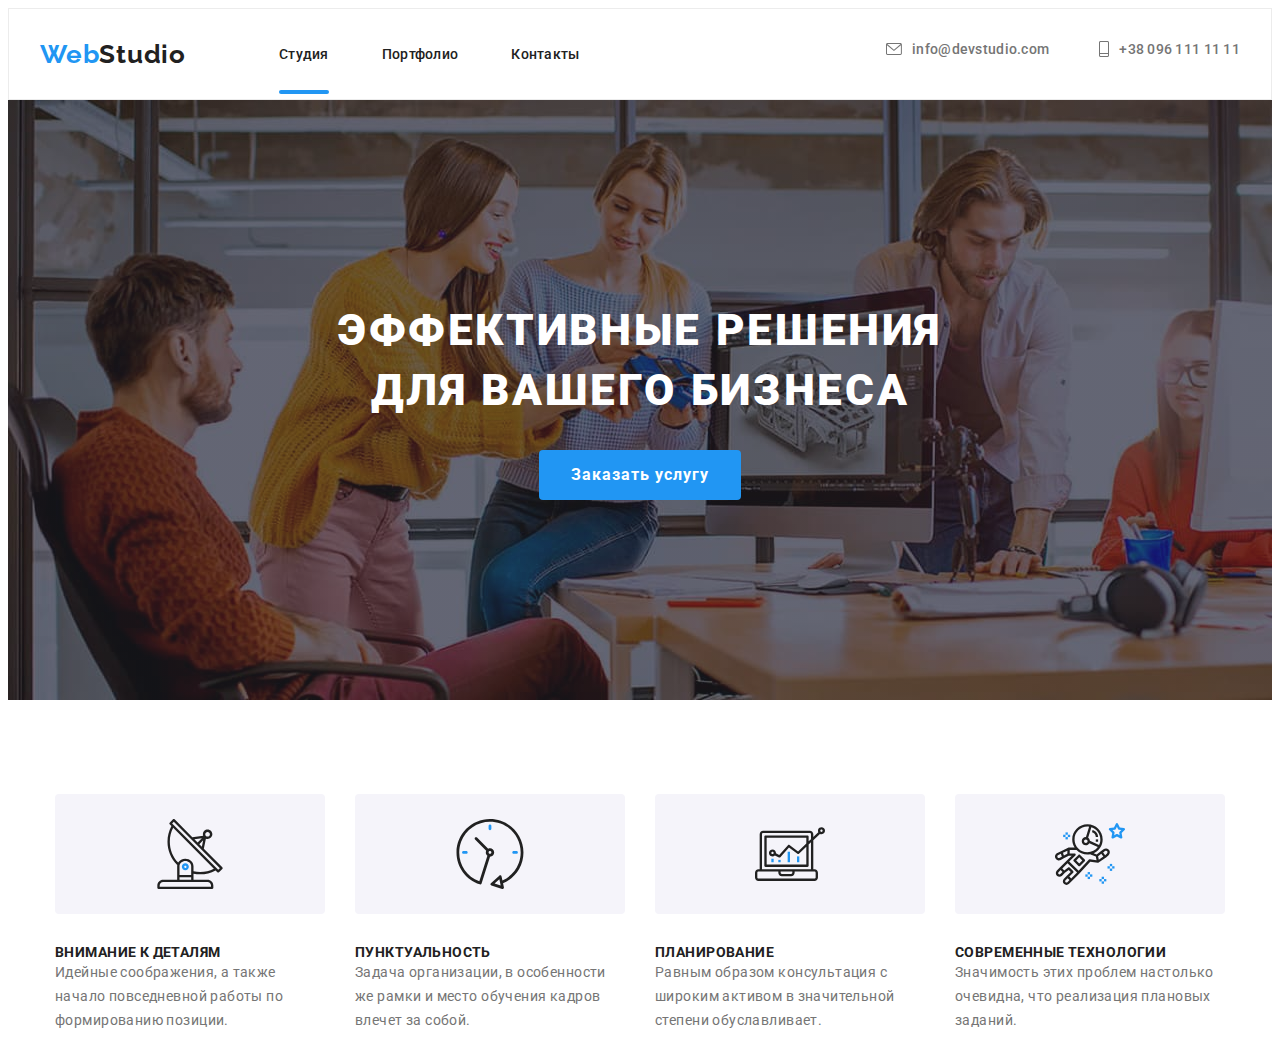
<file: index.html>
<!DOCTYPE html>
<html lang="ru">
  <head>
    <meta charset="UTF-8" />
    <meta http-equiv="X-UA-Compatible" content="IE=edge" />
    <meta name="viewport" content="width=device-width, initial-scale=1.0" />
    <title>Document</title>
    <link rel="preconnect" href="https://fonts.googleapis.com" />
    <link rel="preconnect" href="https://fonts.gstatic.com" crossorigin />
    <link
      href="https://fonts.googleapis.com/css2?family=Montserrat:wght@400;700&family=Raleway:wght@700&family=Roboto:wght@400;500;700;900&display=swap"
      rel="stylesheet"
    />
    <link
      rel="stylesheet"
      href="https://cdnjs.cloudflare.com/ajax/libs/modern-normalize/1.1.0/modern-normalize.min.css"
      integrity="sha512-wpPYUAdjBVSE4KJnH1VR1HeZfpl1ub8YT/NKx4PuQ5NmX2tKuGu6U/JRp5y+Y8XG2tV+wKQpNHVUX03MfMFn9Q=="
      crossorigin="anonymous"
      referrerpolicy="no-referrer"
    />
    <link rel="stylesheet" href="./css/main.min.css" />
    <!-- <link rel="stylesheet" href="./css/styles.css" /> -->
  </head>
  <body>
    <!-- HEADER -->
    <header class="page-header">
      <div class="container page-header-container">
        <nav class="page-nav">
          <a class="logo" href="/"
            >Web<span class="second-part-logo">Studio</span></a
          >
          <ul class="page-nav">
            <li class="page-nav__menu-item">
              <a class="page-nav__menu-link current" href="">Студия</a>
            </li>
            <li class="page-nav__menu-item">
              <a class="page-nav__menu-link" href="./portfolio.html"
                >Портфолио</a
              >
            </li>
            <li class="page-nav__menu-item">
              <a class="page-nav__menu-link" href="">Контакты</a>
            </li>
          </ul>
        </nav>
        <button type="button" class="mobile-menu-open" data-menu-open>
          <svg class="mobile-menu-open__icon" width="40" height="40">
            <use href="./images/symbol-defs.svg#icon-burger"></use>
          </svg>
        </button>
        <ul class="address-tel-container">
          <li>
            <a class="mail-address" href="mailto:info@devstudio.com"
              ><svg class="social-icon-header" width="16" height="12">
                <use href="./images/symbol-defs.svg#icon-mail"></use>
              </svg>
              info@devstudio.com</a
            >
          </li>
          <li>
            <a class="phone-number" href="tel:+380961111111"
              ><svg class="social-icon-header" width="10" height="16">
                <use href="./images/symbol-defs.svg#icon-tel"></use>
              </svg>
              +38 096 111 11 11</a
            >
          </li>
        </ul>
      </div>
      <div class="mobile-menu" data-menu>
        <div class="container mobile-menu__container">
          <button class="mobile-menu__close-button" data-menu-close>
          <svg class="mobile-menu__close-icon" width="40" height="40">
            <use href="./images/symbol-defs.svg#icon-close-modal"></use>
          </svg>
        </button>
        </div>
        <div class="mobile-container">
          <ul class="mobile-list">
            <li class="mobile-menu__item">
              <a class="mobile-menu__link.current" href="">Студия</a>
            </li>
            <li class="mobile-menu__item">
              <a class="mobile-menu__link" href="./portfolio.html"
                >Портфолио</a
              >
            </li>
            <li class="mobile-menu__item">
              <a class="mobile-menu__link" href="">Контакты</a>
            </li>
          </ul>
            <ul class="mobile-address-tel-container">
            <li>
              <a class="mobile-phone-number" href="tel:+380961111111"
              >
              +38 096 111 11 11</a
            >
            </li>
            <li >
              <a class="mobile-mail-address" href="mailto:info@devstudio.com"
              >
              info@devstudio.com</a
            >
              </li>
          </ul>
                <ul class="mobile-social">
                  <li class="mobile-social-item"><a class="mobile-social-link" href="">Instagram</a></li>
                  <li class="mobile-social-item"><a class="mobile-social-link" href="">Twitter</a></li>
                  <li class="mobile-social-item"><a class="mobile-social-link" href="">Facebook</a></li>
                  <li class="mobile-social-item"><a class="mobile-social-link" href="">LinkedIn</a></li>
                </ul>
        </div>
      </div>
    </header>
    <main>
      <!-- HERO -->
      <section class="hero">
        <h1 class="hero-title">
          Эффективные решения <br />
          для вашего бизнеса
        </h1>
        <button type="button" class="main-button" data-modal-open>
          Заказать услугу
        </button>
      </section>
      <!-- Наши преимущества -->
      <section class="benefits">
        <div class="container">
          <h2 hidden>Наши преимущества</h2>
          <ul class="benefits-item">
            <li class="benefits-list">
              <div class="benefits-icon-container">
                <svg class="benefits-icon" width="70px" height="70px">
                  <use href="./images/symbol-defs.svg#icon-antena"></use>
                </svg>
              </div>
              <h3 class="benefits-title">Внимание к деталям</h3>
              <p class="text-in-title">
                Идейные соображения, а также начало повседневной работы по
                формированию позиции.
              </p>
            </li>
            <li class="benefits-list">
              <div class="benefits-icon-container">
                <svg class="benefits-icon" width="70px" height="70px">
                  <use href="./images/symbol-defs.svg#icon-clock"></use>
                </svg>
              </div>

              <h3 class="benefits-title">Пунктуальность</h3>
              <p class="text-in-title">
                Задача организации, в особенности же рамки и место обучения
                кадров влечет за собой.
              </p>
            </li>
            <li class="benefits-list">
              <div class="benefits-icon-container">
                <svg class="benefits-icon" width="70px" height="70px">
                  <use href="./images/symbol-defs.svg#icon-diagram"></use>
                </svg>
              </div>

              <h3 class="benefits-title">Планирование</h3>
              <p class="text-in-title">
                Равным образом консультация с широким активом в значительной
                степени обуславливает.
              </p>
            </li>
            <li class="benefits-list">
              <div class="benefits-icon-container">
                <svg class="benefits-icon" width="70px" height="70px">
                  <use href="./images/symbol-defs.svg#icon-astronaut"></use>
                </svg>
              </div>

              <h3 class="benefits-title">Современные технологии</h3>
              <p class="text-in-title">
                Значимость этих проблем настолько очевидна, что реализация
                плановых заданий.
              </p>
            </li>
          </ul>
        </div>
      </section>
      <!-- Чем мы занимаемся -->
      <!-- <section>
        <h2 class="headline">Чем мы занимаемся</h2>
        <div class="container-job">
          <ul class="command">
            <li class="command-item">
              <img
                src="./images/primary/box1.jpg"
                alt="Скелет документа"
                width="370"
              />
              <div class="command-item-wrapper">
                <p class="text-wrapper">ДЕСКТОПНІ ДОДАТКИ</p>
              </div>
            </li>
            <li class="command-item">
              <img
                src="./images/primary/box2.jpg"
                alt="Адаптивный дизайн приложения"
                width="370"
              />
              <div class="command-item-wrapper">
                <p class="text-wrapper">МОБІЛЬНІ ДОДАТКИ</p>
              </div>
            </li>
            <li class="command-item">
              <img
                src="./images/primary/box3.jpg"
                alt="Подбор любого цвета"
                width="370"
              />
              <div class="command-item-wrapper">
                <p class="text-wrapper">ДИЗАЙНЕРСЬКІ РІШЕННЯ</p>
              </div>
            </li>
          </ul>
        </div>
      </section> -->
      <!-- Наша команда -->
      <!-- <section class="background-command">
        <h2 class="headline-command">Наша команда</h2>
        <div class="container-command">
          <ul class="command">
            <li class="command-item frame">
              <img
                src="./images/primary/productdesigner.jpg"
                alt="Product Designer"
                width="270"
              />
              <div class="section-command">
                <h3 class="name-command command">Игорь Демьяненко</h3>
                <p lang="en" class="name-position command">Product Designer</p>
                <ul class="social-list">
                  <li class="social-list-item">
                    <a href="" class="social-list-link">
                      <svg class="social-list-icon" width="20" height="20">
                        <use
                          href="./images/symbol-defs.svg#icon-instagram"
                        ></use>
                      </svg>
                    </a>
                  </li>
                  <li class="social-list-item">
                    <a href="" class="social-list-link">
                      <svg class="social-list-icon" width="20" height="20">
                        <use href="./images/symbol-defs.svg#icon-twitter"></use>
                      </svg>
                    </a>
                  </li>
                  <li class="social-list-item">
                    <a href="" class="social-list-link">
                      <svg class="social-list-icon" width="20" height="20">
                        <use
                          href="./images/symbol-defs.svg#icon-facebook"
                        ></use>
                      </svg>
                    </a>
                  </li>
                  <li class="social-list-item">
                    <a href="" class="social-list-link">
                      <svg class="social-list-icon" width="20" height="20">
                        <use
                          href="./images/symbol-defs.svg#icon-linkedin"
                        ></use>
                      </svg>
                    </a>
                  </li>
                </ul>
              </div>
            </li>
            <li class="command-item frame">
              <img
                src="./images/primary/frontenddeveloper.jpg"
                alt="Frontend Developer"
                width="270"
              />
              <div class="section-command">
                <h3 class="name-command command">Ольга Репина</h3>
                <p lang="en" class="name-position command">
                  Frontend Developer
                </p>
                <ul class="social-list">
                  <li class="social-list-item">
                    <a href="" class="social-list-link">
                      <svg class="social-list-icon" width="20" height="20">
                        <use
                          href="./images/symbol-defs.svg#icon-instagram"
                        ></use>
                      </svg>
                    </a>
                  </li>
                  <li class="social-list-item">
                    <a href="" class="social-list-link">
                      <svg class="social-list-icon" width="20" height="20">
                        <use href="./images/symbol-defs.svg#icon-twitter"></use>
                      </svg>
                    </a>
                  </li>
                  <li class="social-list-item">
                    <a href="" class="social-list-link">
                      <svg class="social-list-icon" width="20" height="20">
                        <use
                          href="./images/symbol-defs.svg#icon-facebook"
                        ></use>
                      </svg>
                    </a>
                  </li>
                  <li class="social-list-item">
                    <a href="" class="social-list-link">
                      <svg class="social-list-icon" width="20" height="20">
                        <use
                          href="./images/symbol-defs.svg#icon-linkedin"
                        ></use>
                      </svg>
                    </a>
                  </li>
                </ul>
              </div>
            </li>
            <li class="command-item frame">
              <img
                src="./images/primary/marketing.jpg"
                alt="Marketing"
                width="270"
              />
              <div class="section-command">
                <h3 class="name-command command">Николай Тарасов</h3>
                <p lang="en" class="name-position command">Marketing</p>
                <ul class="social-list">
                  <li class="social-list-item">
                    <a href="" class="social-list-link">
                      <svg class="social-list-icon" width="20" height="20">
                        <use
                          href="./images/symbol-defs.svg#icon-instagram"
                        ></use>
                      </svg>
                    </a>
                  </li>
                  <li class="social-list-item">
                    <a href="" class="social-list-link">
                      <svg class="social-list-icon" width="20" height="20">
                        <use href="./images/symbol-defs.svg#icon-twitter"></use>
                      </svg>
                    </a>
                  </li>
                  <li class="social-list-item">
                    <a href="" class="social-list-link">
                      <svg class="social-list-icon" width="20" height="20">
                        <use
                          href="./images/symbol-defs.svg#icon-facebook"
                        ></use>
                      </svg>
                    </a>
                  </li>
                  <li class="social-list-item">
                    <a href="" class="social-list-link">
                      <svg class="social-list-icon" width="20" height="20">
                        <use
                          href="./images/symbol-defs.svg#icon-linkedin"
                        ></use>
                      </svg>
                    </a>
                  </li>
                </ul>
              </div>
            </li>
            <li class="command-item frame">
              <img src="./images/primary/uidesigner.jpg" alt="" width="270" />
              <div class="section-command">
                <h3 class="name-command command">Михаил Ермаков</h3>
                <p lang="en" class="name-position command">UI Designer</p>
                <ul class="social-list">
                  <li class="social-list-item">
                    <a href="" class="social-list-link">
                      <svg class="social-list-icon" width="20" height="20">
                        <use
                          href="./images/symbol-defs.svg#icon-instagram"
                        ></use>
                      </svg>
                    </a>
                  </li>
                  <li class="social-list-item">
                    <a href="" class="social-list-link">
                      <svg class="social-list-icon" width="20" height="20">
                        <use href="./images/symbol-defs.svg#icon-twitter"></use>
                      </svg>
                    </a>
                  </li>
                  <li class="social-list-item">
                    <a href="" class="social-list-link">
                      <svg class="social-list-icon" width="20" height="20">
                        <use
                          href="./images/symbol-defs.svg#icon-facebook"
                        ></use>
                      </svg>
                    </a>
                  </li>
                  <li class="social-list-item">
                    <a href="" class="social-list-link">
                      <svg class="social-list-icon" width="20" height="20">
                        <use
                          href="./images/symbol-defs.svg#icon-linkedin"
                        ></use>
                      </svg>
                    </a>
                  </li>
                </ul>
              </div>
            </li>
          </ul>
        </div>
      </section> -->
      <!-- Постоянные клиенты -->
      <!-- <section class="clients">
        <h2 class="clients__headline">Постоянные клиенты</h2>
        <div>
          <ul class="clients__list">
            <li class="clients__item">
              <a href="" class="clients__list-link">
                <svg class="clients__icon">
                  <use href="./images/symbol-defs.svg#icon-yaco"></use>
                </svg>
              </a>
            </li>
            <li class="clients__item">
              <a href="" class="clients__list-link">
                <svg class="clients__icon">
                  <use href="./images/symbol-defs.svg#icon-company"></use>
                </svg>
              </a>
            </li>
            <li class="clients__item">
              <a href="" class="clients__list-link">
                <svg class="clients__icon">
                  <use href="./images/symbol-defs.svg#icon-company-two"></use>
                </svg>
              </a>
            </li>
            <li class="clients__item">
              <a href="" class="clients__list-link">
                <svg class="clients__icon">
                  <use href="./images/symbol-defs.svg#icon-foster"></use>
                </svg>
              </a>
            </li>
            <li class="clients__item">
              <a href="" class="clients__list-link">
                <svg class="clients__icon">
                  <use href="./images/symbol-defs.svg#icon-brand"></use>
                </svg>
              </a>
            </li>
            <li class="clients__item">
              <a href="" class="clients__list-link">
                <svg class="clients__icon">
                  <use href="./images/symbol-defs.svg#icon-tag-line"></use>
                </svg>
              </a>
            </li>
          </ul>
        </div>
      </section>
    </main> -->
    <!-- FOOTER -->
    <!-- <footer class="background-footer">
      <div class="container-footer">
        <div>
          <a class="logo" href="./index.html"
            >Web<span class="second-part-logo-footer">Studio</span></a
          >
          <address>
            <ul>
              <li class="address">г. Киев, пр-т Леси Украинки, 26</li>
              <li>
                <a
                  class="mail-address-portfolio footer"
                  href="mailto:info@example.com"
                  >info@example.com</a
                >
              </li>
              <li>
                <a
                  class="phone-number-portfolio footer-number footer"
                  href="tel:+380991111111"
                  >+38 099 111 11 11</a
                >
              </li>
            </ul>
          </address>
        </div>
        <div class="container-footer-links">
          <h3 class="headline-footer">ПРИСОЕДИНЯЙТЕСЬ</h3>
          <ul class="social-list-footer">
            <li class="social-list-item-footer">
              <a href="" class="social-list-link-footer">
                <svg class="social-list-icon-footer" width="20" height="20">
                  <use href="./images/symbol-defs.svg#icon-instagram"></use>
                </svg>
              </a>
            </li>
            <li class="social-list-item-footer">
              <a href="" class="social-list-link-footer">
                <svg class="social-list-icon-footer" width="20" height="20">
                  <use href="./images/symbol-defs.svg#icon-twitter"></use>
                </svg>
              </a>
            </li>
            <li class="social-list-item-footer">
              <a href="" class="social-list-link-footer">
                <svg class="social-list-icon-footer" width="20" height="20">
                  <use href="./images/symbol-defs.svg#icon-facebook"></use>
                </svg>
              </a>
            </li>
            <li class="social-list-item-footer">
              <a href="" class="social-list-link-footer">
                <svg class="social-list-icon-footer" width="20" height="20">
                  <use href="./images/symbol-defs.svg#icon-linkedin"></use>
                </svg>
              </a>
            </li>
          </ul>
        </div>
        <form class="form-footer">
          <label>
            <span class="footer-subscribe">ПОДПИШИТЕСЬ НА РАССЫЛКУ</span>
            <input
              class="form-email"
              type="email"
              name="email"
              placeholder="E-mail"
              required
            />
          </label>
          <button type="submit" class="button-send-footer">
            Подписаться
            <svg class="icon-send" width="24" height="24">
              <use href="./images/symbol-defs.svg#icon-send"></use>
            </svg>
          </button>
        </form>
      </div>
    </footer> -->
    <!-- MODAL -->
    <!-- <div class="backdrop is-hidden" data-modal>
      <div class="modal">
        <button type="button" class="modal-close-button" data-modal-close>
          <svg class="modal-close-button-icon" width="11" height="11">
            <use href="./images/symbol-defs.svg#icon-close-modal"></use>
          </svg>
        </button>
        <span class="modal-form-text"
          >Залиште свої дані, ми вам передзвонимо</span
        >
        <form class="modal-form">
          <label class="modal-form-field">
            <span class="modal-form-input-desc">Ім'я</span>
            <span class="modal-form-input-wrapper">
              <input
                type="text"
                name="user_name"
                class="modal-form-input"
                required
                pattern="^[a-zA-Z а-яА-Я]+"
                minlength="2"
              />
              <svg class="modal-form-input-icon" width="13" height="13">
                <use href="./images/symbol-defs.svg#icon-people"></use>
              </svg>
            </span>
          </label>
          <label class="modal-form-field">
            <span class="modal-form-input-desc">Телефон</span>
            <span class="modal-form-input-wrapper">
              <input
                type="tel"
                name="user_phone"
                class="modal-form-input"
                required
                pattern="[0-9]{3}-[0-9]{3}-[0-9]{2}-[0-9]{2}"
                title="xxx-xxx-xx-xx"
              />
              <svg class="modal-form-input-icon" width="13" height="13">
                <use href="./images/symbol-defs.svg#icon-phone"></use>
              </svg>
            </span>
          </label>
          <label class="modal-form-field">
            <span class="modal-form-input-desc">Пошта</span>
            <span class="modal-form-input-wrapper">
              <input
                type="email"
                name="user_email"
                class="modal-form-input"
                required
              />
              <svg class="modal-form-input-icon" width="13" height="13">
                <use href="./images/symbol-defs.svg#icon-people"></use>
              </svg>
            </span>
          </label>
          <label class="modal-form-field">
            <span class="modal-form-input-desc">Коментар</span>
            <textarea
              name="user_message"
              class="modal-form-message"
              placeholder="Введіть текст"
            ></textarea>
          </label>
          <input
            id="user-policy"
            type="checkbox"
            name="user_policy"
            class="modal-form-check checkbox"
          />
          <label for="user-policy" class="modal-form-check-desc"
            >Погоджуюся з розсилкою та приймаю &nbsp;<a
              class="modal-link-contract"
              href=""
              >Умови договору</a
            ></label
          >
          <button type="submit" class="modal-form-submit">Відправити</button>
        </form>
      </div>
    </div> -->
        <script src="./js/mobile-menu.js"></script>
    <script src="./js/modal.js"></script>

  </body>
</html>
</file>
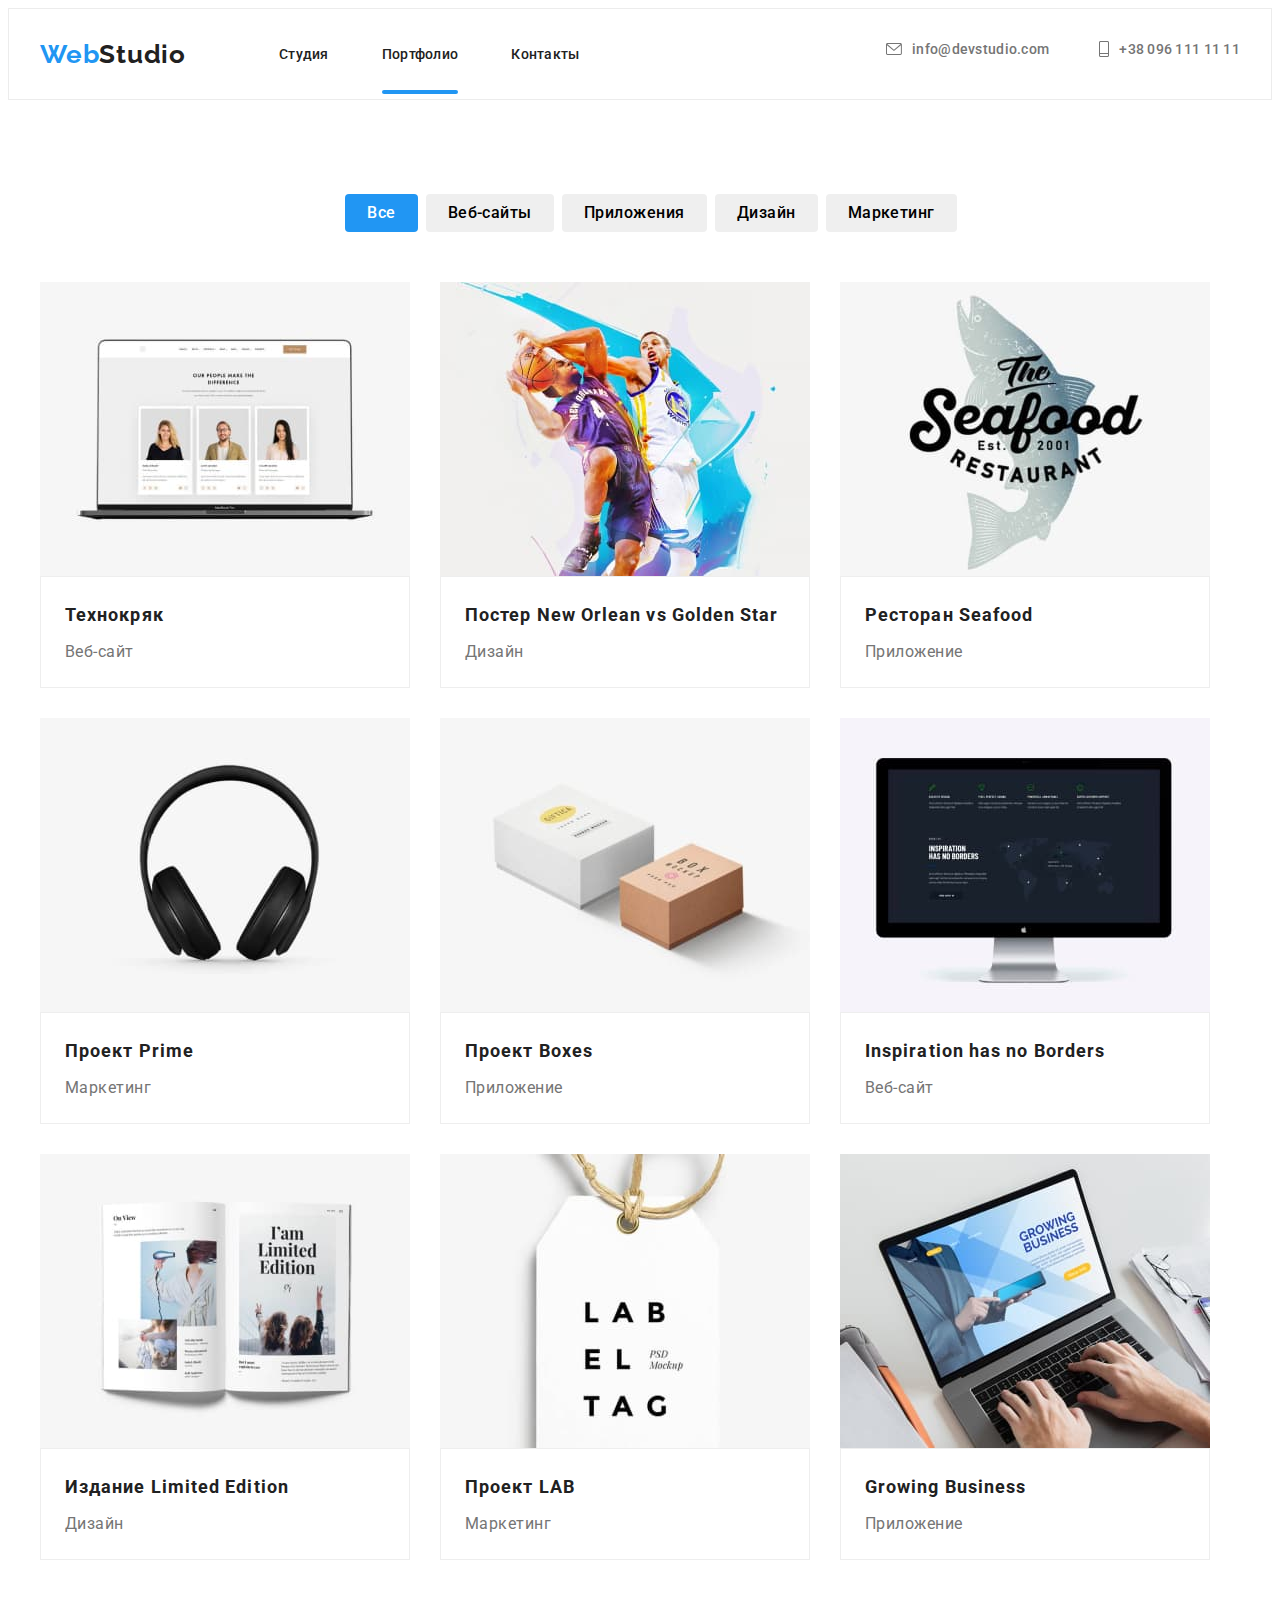
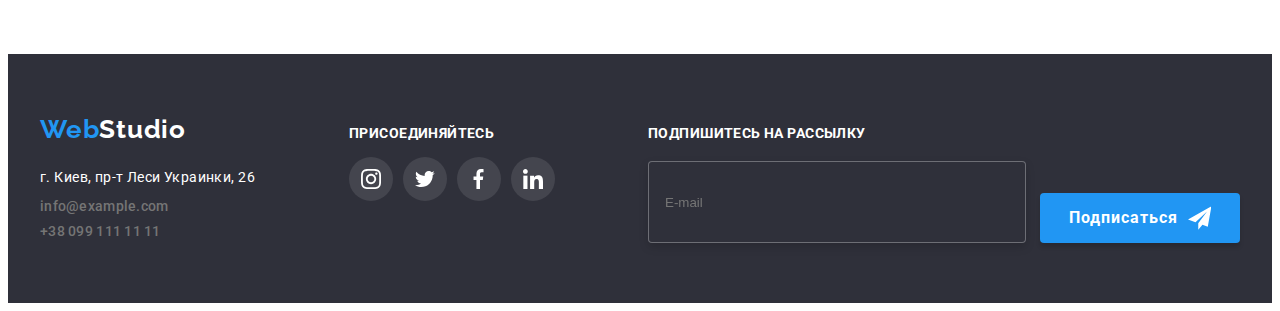
<file: portfolio.html>
<!DOCTYPE html>
<html lang="ru">
  <head>
    <meta charset="UTF-8" />
    <meta http-equiv="X-UA-Compatible" content="IE=edge" />
    <meta name="viewport" content="width=device-width, initial-scale=1.0" />
    <title>Document</title>
    <link rel="preconnect" href="https://fonts.googleapis.com" />
    <link rel="preconnect" href="https://fonts.gstatic.com" crossorigin />
    <link
      href="https://fonts.googleapis.com/css2?family=Montserrat:wght@400;700&family=Raleway:wght@700&family=Roboto:wght@400;500;700;900&display=swap"
      rel="stylesheet"
    />
    <link
      rel="stylesheet"
      href="https://cdnjs.cloudflare.com/ajax/libs/modern-normalize/1.1.0/modern-normalize.min.css"
      integrity="sha512-wpPYUAdjBVSE4KJnH1VR1HeZfpl1ub8YT/NKx4PuQ5NmX2tKuGu6U/JRp5y+Y8XG2tV+wKQpNHVUX03MfMFn9Q=="
      crossorigin="anonymous"
      referrerpolicy="no-referrer"
    />
    <link rel="stylesheet" href="./css/main.min.css" />
    <!-- <link rel="stylesheet" href="./css/styles.css" /> -->
  </head>
  <body>
    <!-- HEADER -->
    <header class="page-header">
      <div class="container page-header-container">
        <nav class="page-nav">
          <a class="logo" href="/"
            >Web<span class="second-part-logo">Studio</span></a
          >
          <ul class="page-nav">
            <li class="page-nav__menu-item">
              <a class="page-nav__menu-link" href="./index.html">Студия</a>
            </li>
            <li class="page-nav__menu-item">
              <a class="page-nav__menu-link current" href="">Портфолио</a>
            </li>
            <li class="page-nav__menu-item">
              <a class="page-nav__menu-link" href="">Контакты</a>
            </li>
          </ul>
        </nav>
        <ul class="address-tel-container">
          <li>
            <a class="mail-address" href="mailto:info@devstudio.com"
              ><svg class="social-icon-header" width="16" height="12">
                <use href="./images/symbol-defs.svg#icon-mail"></use>
              </svg>
              info@devstudio.com</a
            >
          </li>
          <li>
            <a class="phone-number" href="tel:+380961111111"
              ><svg class="social-icon-header" width="10" height="16">
                <use href="./images/symbol-defs.svg#icon-tel"></use>
              </svg>
              +38 096 111 11 11</a
            >
          </li>
        </ul>
      </div>
    </header>
    <!-- Main -->
    <main>
      <!-- Навигация -->
      <section class="section">
        <div class="container">
          <h1 hidden>Навигация</h1>
          <ul class="container container-buttons">
            <li>
              <button type="button" class="portfolio-button current-portfolio">
                Все
              </button>
            </li>
            <li>
              <button type="button" class="portfolio-button">Веб-сайты</button>
            </li>
            <li>
              <button type="button" class="portfolio-button">Приложения</button>
            </li>
            <li>
              <button type="button" class="portfolio-button">Дизайн</button>
            </li>
            <li>
              <button type="button" class="portfolio-button">Маркетинг</button>
            </li>
          </ul>
          <!-- Плиточные елементы -->
          <ul class="work-element">
            <li class="work-list">
              <div class="work-list-blok">
                <img
                  src="./images/portfolio/website.jpg"
                  alt="website"
                  width="370"
                  height="294"
                />
                <p class="overlay">
                  Ресурс пропонує комплексні пропозиції з різним рівнем
                  функціоналу та сервісів. Все це дозволить відвідувачу отримати
                  вичерпні відомості про компанію чи приватну особу.
                </p>
              </div>
              <div class="work-element-name">
                <h2 class="description-work">Технокряк</h2>
                <p class="task-types">Веб-сайт</p>
              </div>
            </li>
            <li class="work-list">
              <div class="work-list-blok">
                <img
                  src="./images/portfolio/design.jpg"
                  alt="design"
                  width="370"
                  height="294"
                />
                <p class="overlay">
                  Ресурс пропонує комплексні пропозиції з різним рівнем
                  функціоналу та сервісів. Все це дозволить відвідувачу отримати
                  вичерпні відомості про компанію чи приватну особу.
                </p>
              </div>
              <div class="work-element-name">
                <h2 class="description-work">
                  Постер <span lang="en">New Orlean vs Golden Star</span>
                </h2>
                <p class="task-types">Дизайн</p>
              </div>
            </li>
            <li class="work-list">
              <div class="work-list-blok">
                <img
                  src="./images/portfolio/app.jpg"
                  alt="app"
                  width="370"
                  height="294"
                />
                <p class="overlay">
                  Ресурс пропонує комплексні пропозиції з різним рівнем
                  функціоналу та сервісів. Все це дозволить відвідувачу отримати
                  вичерпні відомості про компанію чи приватну особу.
                </p>
              </div>
              <div class="work-element-name">
                <h2 class="description-work">
                  Ресторан <span lang="en">Seafood</span>
                </h2>
                <p class="task-types">Приложение</p>
              </div>
            </li>
            <li class="work-list">
              <div class="work-list-blok">
                <img
                  src="./images/portfolio/marketing.jpg"
                  alt="marketing"
                  width="370"
                  height="294"
                />
                <p class="overlay">
                  Ресурс пропонує комплексні пропозиції з різним рівнем
                  функціоналу та сервісів. Все це дозволить відвідувачу отримати
                  вичерпні відомості про компанію чи приватну особу.
                </p>
              </div>
              <div class="work-element-name">
                <h2 class="description-work">
                  Проект <span lang="en">Prime</span>
                </h2>
                <p class="task-types">Маркетинг</p>
              </div>
            </li>
            <li class="work-list">
              <div class="work-list-blok">
                <img
                  src="./images/portfolio/second-app.jpg"
                  alt="app"
                  width="370"
                  height="294"
                />
                <p class="overlay">
                  Ресурс пропонує комплексні пропозиції з різним рівнем
                  функціоналу та сервісів. Все це дозволить відвідувачу отримати
                  вичерпні відомості про компанію чи приватну особу.
                </p>
              </div>
              <div class="work-element-name">
                <h2 class="description-work">
                  Проект <span lang="en">Boxes</span>
                </h2>
                <p class="task-types">Приложение</p>
              </div>
            </li>
            <li class="work-list">
              <div class="work-list-blok">
                <img
                  src="./images/portfolio/second-website.jpg"
                  alt="website"
                  width="370"
                  height="294"
                />
                <p class="overlay">
                  Ресурс пропонує комплексні пропозиції з різним рівнем
                  функціоналу та сервісів. Все це дозволить відвідувачу отримати
                  вичерпні відомості про компанію чи приватну особу.
                </p>
              </div>
              <div class="work-element-name">
                <h2 lang="en" class="description-work">
                  Inspiration has no Borders
                </h2>
                <p class="task-types">Веб-сайт</p>
              </div>
            </li>
            <li class="work-list">
              <div class="work-list-blok">
                <img
                  src="./images/portfolio/second-design.jpg"
                  alt="design"
                  width="370"
                  height="294"
                />
                <p class="overlay">
                  Ресурс пропонує комплексні пропозиції з різним рівнем
                  функціоналу та сервісів. Все це дозволить відвідувачу отримати
                  вичерпні відомості про компанію чи приватну особу.
                </p>
              </div>
              <div class="work-element-name">
                <h2 class="description-work">
                  Издание <span lang="en">Limited Edition</span>
                </h2>
                <p class="task-types">Дизайн</p>
              </div>
            </li>
            <li class="work-list">
              <div class="work-list-blok">
                <img
                  src="./images/portfolio/second-marketing.jpg"
                  alt="marketing"
                  width="370"
                  height="294"
                />
                <p class="overlay">
                  Ресурс пропонує комплексні пропозиції з різним рівнем
                  функціоналу та сервісів. Все це дозволить відвідувачу отримати
                  вичерпні відомості про компанію чи приватну особу.
                </p>
              </div>
              <div class="work-element-name">
                <h2 class="description-work">
                  Проект <span lang="en">LAB</span>
                </h2>
                <p class="task-types">Маркетинг</p>
              </div>
            </li>
            <li class="work-list">
              <div class="work-list-blok">
                <img
                  src="./images/portfolio/third-app.jpg"
                  alt="app"
                  width="370"
                  height="294"
                />
                <p class="overlay">
                  Ресурс пропонує комплексні пропозиції з різним рівнем
                  функціоналу та сервісів. Все це дозволить відвідувачу отримати
                  вичерпні відомості про компанію чи приватну особу.
                </p>
              </div>
              <div class="work-element-name">
                <h2 lang="en" class="description-work">Growing Business</h2>
                <p class="task-types">Приложение</p>
              </div>
            </li>
          </ul>
        </div>
      </section>
    </main>
    <!-- FOOTER -->
    <footer class="background-footer-portfolio">
      <div class="container-footer">
        <div>
          <a class="logo" href="./index.html"
            >Web<span class="second-part-logo-footer">Studio</span></a
          >
          <address>
            <ul>
              <li class="address">г. Киев, пр-т Леси Украинки, 26</li>
              <li>
                <a
                  class="mail-address-portfolio footer"
                  href="mailto:info@example.com"
                  >info@example.com</a
                >
              </li>
              <li>
                <a
                  class="phone-number-portfolio footer-number footer"
                  href="tel:+380991111111"
                  >+38 099 111 11 11</a
                >
              </li>
            </ul>
          </address>
        </div>
        <div class="container-footer-links">
          <h3 class="headline-footer">ПРИСОЕДИНЯЙТЕСЬ</h3>
          <ul class="social-list-footer">
            <li class="social-list-item-footer">
              <a href="" class="social-list-link-footer">
                <svg class="social-list-icon-footer" width="20" height="20">
                  <use href="./images/symbol-defs.svg#icon-instagram"></use>
                </svg>
              </a>
            </li>
            <li class="social-list-item-footer">
              <a href="" class="social-list-link-footer">
                <svg class="social-list-icon-footer" width="20" height="20">
                  <use href="./images/symbol-defs.svg#icon-twitter"></use>
                </svg>
              </a>
            </li>
            <li class="social-list-item-footer">
              <a href="" class="social-list-link-footer">
                <svg class="social-list-icon-footer" width="20" height="20">
                  <use href="./images/symbol-defs.svg#icon-facebook"></use>
                </svg>
              </a>
            </li>
            <li class="social-list-item-footer">
              <a href="" class="social-list-link-footer">
                <svg class="social-list-icon-footer" width="20" height="20">
                  <use href="./images/symbol-defs.svg#icon-linkedin"></use>
                </svg>
              </a>
            </li>
          </ul>
        </div>
        <form class="form-footer">
          <label>
            <span class="footer-subscribe">ПОДПИШИТЕСЬ НА РАССЫЛКУ</span>
            <input
              class="form-email"
              type="email"
              name="email"
              placeholder="E-mail"
              required
            />
          </label>
          <button type="submit" class="button-send-footer">
            Подписаться
            <svg class="icon-send" width="24" height="24">
              <use href="./images/symbol-defs.svg#icon-send"></use>
            </svg>
          </button>
        </form>
      </div>
    </footer>
  </body>
</html>
</file>
<file: css/styles.css>
/*цвет основного текста #000000*/
/*акцент #2196F3*/
/*акцент #FFFFFF*/
/*цвет вторичного текста #757575*/
/*акцент rgba(255, 255, 255, 0.6);*/
/*цвет фона #E5E5E5*/
/*вторичный цвет фона #F5F4FA*/

/* test */
/* :hover,
:focus {
  transition-duration: 250ms;
  transition-timing-function: cubic-bezier(0.4, 0, 0.2, 1);
} */

/* ================Общие классы================ */
/* HEADER */

/* ================INDEX================ */
/* HEADER */

/* HERO */

/* ABOUT Наши преимущества */

/* WHAT WE ARE DOING Чем мы занимаемся */

/* OUR TEAM team Наша команда */

/* CLIENTSПостоянные клиенты */

/* FOOTER */

/* subscribe */

/* ================PORTFOLIO================ */

/* Main-PORTFOLIO */
/* main-navigation-portfolio */
/* Навигация */

/* tile-elements-portfolio Плиточные елементы */

/* FOOTER footer-portfolio */

/* MODAL modal-backdrop */

/* MODAL FORM  */
</file>
<file: css/main.min.css>
:root{--accent-color: #2196f3;--second-accent-color: #212121;--accent-text-color: #757575;--background-accent-color: #ffffff;--background-second-color: #2f303a;--fill-color: #afb1b8;--background-accent-button: #188ce8;--speed: 250ms;--cubic: cubic-bezier(0.4, 0, 0.2, 1)}h1,h2,h3,h4,p{margin-top:0;margin-bottom:0}ul,ol{list-style:none;margin-top:0;margin-bottom:0;padding-left:0}a{text-decoration:none}img{display:block}button{cursor:pointer}body{font-family:"Roboto",sans-serif;font-size:14px}.section{padding-top:94px;padding-bottom:94px}.container{padding-left:15px;padding-right:15px}@media screen and (min-width: 480px){.container{width:480px;margin-left:auto;margin-right:auto}}@media screen and (min-width: 480px)and (min-width: 768px){.container{width:768px}}@media screen and (min-width: 480px)and (min-width: 1200px){.container{width:1200px}}.logo{font-family:"Raleway",sans-serif;font-size:26px;font-weight:700;line-height:1.1923076923;letter-spacing:.03em;color:var(--accent-color);margin-right:93px}.second-part-logo{color:var(--second-accent-color)}@media screen and (max-width: 767px){.page-nav__menu-item{display:none}}@media screen and (max-width: 767px){.page-header{border:1px solid #ececec}.page-header-container{display:flex;align-items:center;justify-content:space-between;padding-top:16px;padding-bottom:16px}.mobile-menu{position:fixed;width:100%;height:100%;top:0;left:0;z-index:1000;background-color:#fff;opacity:0;visibility:hidden;pointer-events:none;transition:opacity 500ms linear,visibility 500ms linear}.mobile-menu-open{background-color:rgba(0,0,0,0);border:none;padding:0;line-height:0}.mobile-menu.is-open{opacity:1;visibility:visible;pointer-events:auto}.mobile-menu__close-button{position:absolute;top:0;right:0;background-color:rgba(0,0,0,0);border:none;padding:0;line-height:0;margin-top:16px;margin-right:15px}.mobile-menu__container{position:relative}.page-nav__menu-item{display:none}.address-tel-container{display:none}}.mobile-container{margin-top:48px;margin-left:40px}.mobile-list{display:flex;flex-direction:column;gap:32px;margin-bottom:302px}.mobile-menu__item{font-size:40px;font-weight:500;line-height:1.175;letter-spacing:.02em;color:var(--second-accent-color)}.mobile-menu__link{color:var(--second-accent-color);transition:color var(--speed) var(--cubic)}.mobile-menu__link:hover,.mobile-menu__link:focus{color:var(--accent-color)}.mobile-menu__link.current::after{content:"";position:absolute;width:100%;height:4px;display:flex;bottom:0;left:0;background:#2196f3;border-radius:2px}.mobile-menu__link .current{color:var(--accent-color)}.mobile-address-tel-container{display:flex;flex-direction:column;gap:32px}.mobile-phone-number{font-size:34px;font-weight:500;line-height:1.1764705882;letter-spacing:.02em;margin-bottom:32px;color:var(--accent-text-color);transition:color var(--speed) var(--cubic)}.mobile-phone-number:hover,.mobile-phone-number:focus{color:var(--accent-color)}.mobile-mail-address{font-size:24px;font-weight:500;line-height:1.1666666667;letter-spacing:.02em;color:var(--accent-text-color);transition:color var(--speed) var(--cubic)}.mobile-mail-address:hover,.mobile-mail-address:focus{color:var(--accent-color)}.mobile-social{display:flex;margin-top:64px;gap:10px}.mobile-social-item{font-size:18px;font-weight:500;line-height:1.2222222222;letter-spacing:.02em;padding-right:10px;color:var(--second-accent-color)}.mobile-social-item:not(:last-child){border-right:1px solid rgba(33,33,33,.2)}.mobile-social-link{color:var(--second-accent-color);transition:color var(--speed) var(--cubic)}.mobile-social-link:hover,.mobile-social-link:focus{color:var(--accent-color)}.command{display:flex;justify-content:center;align-items:center}.backdrop{position:fixed;top:0;left:0;z-index:100;width:100%;height:100%;background-color:rgba(0,0,0,.2)}.backdrop.is-hidden{opacity:0;visibility:hidden;pointer-events:none}.modal{position:absolute;top:50%;left:50%;transform:translate(-50%, -50%);width:528px;height:581px;background-color:var(--background-accent-color);box-shadow:0px 1px 3px rgba(0,0,0,.12),0px 1px 1px rgba(0,0,0,.14),0px 2px 1px rgba(0,0,0,.2);border-radius:4px;padding:40px}.modal-close-button{position:absolute;top:8px;right:8px;display:flex;justify-content:center;align-items:center;width:30px;height:30px;background-color:rgba(0,0,0,0);border:1px solid rgba(0,0,0,.1);border-radius:50%;padding:0;transition:border-color var(--speed) var(--cubic)}.modal-close-button:hover,.modal-close-button:focus{border-color:var(--accent-color)}.modal-close-button-icon{transition:fill var(--speed) var(--cubic)}.modal-close-button:hover .modal-close-button-icon,.modal-close-button:focus .modal-close-button-icon{fill:var(--accent-color)}.modal-form-text{display:block;text-align:center;font-family:"Roboto";font-style:normal;font-size:20px;font-weight:700;line-height:1.15;letter-spacing:.03em;margin-top:2px;margin-bottom:12px}.modal-form{display:flex;flex-direction:column}.modal-form-input{width:100%;height:40px;border:1px solid rgba(33,33,33,.2);border-radius:4px;padding-left:42px;transition:border-color var(--speed) var(--cubic)}.modal-form-input:focus{outline:none;border-color:var(--accent-color)}.modal-form-input:focus+.modal-form-input-icon{fill:var(--accent-color)}.modal-form-field{margin-bottom:10px}.modal-form-input-desc{display:block;font-family:"Roboto";font-style:normal;font-size:12px;font-weight:400;line-height:1.1666666667;letter-spacing:.01em;color:var(--accent-text-color);margin-bottom:4px}.modal-form-input-wrapper{display:block;position:relative}.modal-form-input-icon{position:absolute;top:50%;left:15px;transform:translateY(-50%);transition:fill var(--speed) var(--cubic)}.modal-form-message{resize:none;width:100%;height:120px;padding:12px 16px;transition:border-color var(--speed) var(--cubic);border:1px solid rgba(33,33,33,.2);border-radius:4px}.modal-form-message::placeholder{color:rgba(117,117,117,.5)}.modal-form-message:focus{outline:none;border-color:var(--accent-color)}.modal-form-submit{font-family:"Roboto";font-style:normal;align-self:center;margin-top:30px;padding:10px 29px;font-size:16px;font-weight:700;line-height:1.875;letter-spacing:.06em;min-width:200px;height:50px;background:var(--accent-color);box-shadow:0px 4px 4px rgba(0,0,0,.15);border-radius:4px;transition:background-color var(--speed) var(--cubic);color:var(--background-accent-color);border:none}.modal-form-submit:focus,.modal-form-submit:hover{background-color:var(--background-accent-button)}.modal-form-check-desc{display:flex;align-items:center;justify-content:center;margin-top:10px;font-family:"Roboto";font-style:normal;font-size:14px;font-weight:400;line-height:1.7142857143;letter-spacing:.03em}.modal-form-check-desc::before{display:block;width:16px;height:15px;content:"";border:1px solid var(--second-accent-color);border-radius:2px;margin-right:7px;border:2px solid var(--second-accent-color);border-radius:4px}.modal-form-check:checked+.modal-form-check-desc::before{background-color:var(--accent-color);background-image:url(../images/icon-check.svg);background-size:contain;border:none}.modal-form-check:focus+.modal-form-check-desc::before{outline:2px solid var(--second-accent-color);border:none}.modal-link-contract{color:var(--accent-color);text-decoration:underline}.checkbox{-webkit-appearance:none;-moz-appearance:none;appearance:none}@media screen and (min-width: 768px){.page-header{border:1px solid #ececec}.page-header-container{display:flex;align-items:center;justify-content:space-between}.mobile-menu{display:none}.mobile-menu-open{display:none}.page-nav{display:flex;align-items:center}.page-nav__menu-item{font-size:14px;font-weight:500;line-height:1.1428571429;letter-spacing:.02em;color:var(--second-accent-color)}.page-nav__menu-item:not(:last-child){margin-right:51px}.page-nav__menu-link{position:relative;padding:32px 0;display:flex;color:var(--second-accent-color);transition:color var(--speed) var(--cubic)}.page-nav__menu-link:hover,.page-nav__menu-link:focus{color:var(--accent-color)}.page-nav__menu-link.current::after{content:"";position:absolute;width:100%;height:4px;display:flex;bottom:0;left:0;background:#2196f3;border-radius:2px}.page-nav__menu-link .current{color:var(--accent-color)}.mail-address{font-size:14px;font-weight:500;line-height:1.1428571429;letter-spacing:.02em;color:var(--accent-text-color);display:flex;align-items:center;transition:color var(--speed) var(--cubic);margin-bottom:10px}.social-icon-header{display:flex;justify-content:center;align-items:center;fill:currentColor;margin-right:10px}.mail-address:hover,.mail-address:focus{color:var(--accent-color)}.phone-number{font-size:14px;font-weight:500;line-height:1.1428571429;letter-spacing:.02em;color:var(--accent-text-color);display:flex;transition:color var(--speed) var(--cubic)}.phone-number:hover,.phone-number:focus{color:var(--accent-color)}}@media screen and (min-width: 1200px){.page-nav__menu-item:not(:last-child){margin-right:53px}.address-tel-container{display:flex}.mail-address{font-size:14px;font-weight:500;line-height:1.1428571429;letter-spacing:.02em;color:var(--accent-text-color);margin-right:50px;padding:32px 0;display:flex;align-items:center;transition:color var(--speed) var(--cubic)}.social-icon-header{display:flex;justify-content:center;align-items:center;fill:currentColor;margin-right:10px}.mail-address:hover,.mail-address:focus{color:var(--accent-color)}.phone-number{font-size:14px;font-weight:500;line-height:1.1428571429;letter-spacing:.02em;color:var(--accent-text-color);padding:32px 0;display:flex;transition:color var(--speed) var(--cubic)}.phone-number:hover,.phone-number:focus{color:var(--accent-color)}}.hero{text-align:center;padding-top:200px;padding-bottom:200px;background:rgba(47,48,58,.4);background-image:linear-gradient(rgba(47, 48, 58, 0.4), rgba(47, 48, 58, 0.4)),url(../images/primary/hero.jpg);background-color:var(--background-second-color);background-size:cover}.hero-title{font-size:44px;font-weight:900;line-height:1.3636363636;letter-spacing:.06em;text-transform:uppercase;color:var(--background-accent-color)}.main-button{margin-top:30px;padding:10px 32px;font-size:16px;font-weight:700;line-height:1.875;letter-spacing:.06em;background-color:var(--accent-color);color:var(--background-accent-color);font-family:inherit;border:none;border-radius:4px;transition:background-color var(--speed) var(--cubic)}.main-button:hover,.main-button:focus{background-color:var(--background-accent-button);box-shadow:0px 4px 4px rgba(0,0,0,.15)}.benefits{padding-top:94px}.benefits-item{display:flex;justify-content:center;align-items:center}.benefits-list{width:270px}.benefits-list:not(:last-child){margin-right:30px}.benefits-icon-container{display:flex;justify-content:center;align-items:center;background-color:#f5f4fa;width:270px;height:120px;margin-bottom:30px;border-radius:4px}.benefits-title{font-size:14px;font-weight:700;line-height:1.1428571429;letter-spacing:.03em;text-transform:uppercase;color:var(--second-accent-color)}.text-in-title{font-size:14px;font-weight:400;line-height:1.7142857143;letter-spacing:.03em;color:var(--accent-text-color)}.headline{text-align:center;font-size:36px;font-weight:700;line-height:1.1666666667;letter-spacing:.03em;padding-top:94px;margin-bottom:50px}.container-job{width:1200px;margin:0 auto;padding-left:15px;padding-right:15px}.command-item{position:relative}.command-item:not(:last-child){margin-right:30px}.command-item-wrapper{position:absolute;height:70px;width:100%;bottom:0%;left:0%;display:flex;justify-content:center;align-items:center;background:rgba(47,48,58,.8)}.text-wrapper{display:flex;font-family:"Roboto";font-style:normal;font-size:14px;font-weight:700;line-height:1.1428571429;color:var(--background-accent-color)}.background-command{background-color:#f5f4fa;padding-bottom:94px}.headline-command{text-align:center;font-size:36px;font-weight:700;line-height:1.1666666667;letter-spacing:.03em;margin-bottom:50px;margin-top:94px;padding-top:94px}.container-command{width:1200px;margin:0 auto;padding-left:15px;padding-right:15px}.frame{width:270px;background-color:#fff;border-radius:0px 0px 4px 4px;box-shadow:0px 1px 3px rgba(0,0,0,.12),0px 1px 1px rgba(0,0,0,.14),0px 2px 1px rgba(0,0,0,.2)}.section-command{padding:30px 0}.name-command{font-size:16px;font-weight:500;line-height:1.1875;letter-spacing:.03em;color:var(--second-accent-color)}.name-position{font-size:16px;font-weight:400;line-height:1.1875;letter-spacing:.03em;color:var(--accent-text-color)}.social-list{display:flex;justify-content:center;gap:10px;margin-top:16px}.social-list-icon{fill:var(--fill-color);transition:fill var(--speed) var(--cubic)}.social-list-link{display:flex;justify-content:center;align-items:center;width:44px;height:44px;border-radius:50%;background-color:#fff;transition:background-color var(--speed) var(--cubic)}.social-list-link:hover,.social-list-link:focus{background-color:var(--accent-color)}.social-list-icon{fill:var(--fill-color);transition:fill var(--speed) var(--cubic)}.social-list-link:hover .social-list-icon,.social-list-link:focus .social-list-icon{fill:var(--background-accent-color)}.clients{padding:94px 0}.clients__headline{text-align:center;font-size:36px;font-weight:700;line-height:1.1666666667;letter-spacing:.03em;margin-bottom:50px}.clients__list{display:flex;justify-content:center;align-items:center;gap:30px}.clients__icon{width:106px;height:60px}.clients__list-link{display:flex;justify-content:center;align-items:center;width:170px;height:92px;border:1px solid #afb1b8;border-radius:4px;fill:var(--fill-color);transition:fill var(--speed) var(--cubic),border-color var(--speed) var(--cubic)}.clients__list-link:hover{fill:var(--background-accent-button);border-color:#2196f3}.background-footer{background-color:var(--background-second-color);padding-top:60px;padding-bottom:60px}.logo-footer{display:flex;margin-top:60px}.address{font-style:normal;font-size:14px;font-weight:400;line-height:1.7142857143;letter-spacing:.03em;color:var(--background-accent-color);margin-top:20px;margin-bottom:9px}.footer{font-style:normal;color:rgba(255,255,255,.6)}.footer-number{display:flex;margin-top:9px}.second-part-logo-footer{color:var(--background-accent-color)}.container-footer{display:flex;align-items:baseline;width:1200px;margin-left:auto;margin-right:auto;padding-left:15px;padding-right:15px}.headline-footer{font-size:14px;font-weight:700;line-height:1.1428571429;letter-spacing:.03em;color:var(--background-accent-color)}.container-footer-links{margin-left:70px}.social-list-footer{display:flex;justify-content:left;gap:10px;margin-top:16px}.social-list-link-footer{display:flex;justify-content:center;align-items:center;width:44px;height:44px;border-radius:50%;background-color:rgba(255,255,255,.1);transition:background-color var(--speed) var(--cubic)}.social-list-link-footer:hover{background-color:var(--accent-color)}.social-list-icon-footer{fill:var(--background-accent-color)}.footer-subscribe{font-size:14px;font-weight:700;line-height:1.1428571429;letter-spacing:.03em;color:var(--background-accent-color);margin-left:93px}.form-footer{display:flex;gap:12px;align-items:flex-end}.form-email{width:358px;height:50px;border:1px solid rgba(255,255,255,.3);filter:drop-shadow(0px 4px 4px rgba(0, 0, 0, 0.15));border-radius:4px;margin-top:20px;margin-left:93px;background:var(--background-second-color);padding-left:16px;padding-top:15px;padding-bottom:15px;color:var(--background-accent-color);transition:border-color var(--speed) var(--cubic)}.form-email:focus{outline:none;border-color:var(--accent-color);box-shadow:0px 4px 4px rgba(0,0,0,.15)}.button-send-footer{display:flex;align-items:center;justify-content:center;font-family:"Roboto";font-style:normal;font-size:16px;font-weight:700;line-height:1.875;letter-spacing:.06em;width:200px;height:50px;background:var(--accent-color);color:var(--background-accent-color);box-shadow:0px 4px 4px rgba(0,0,0,.15);border:none;border-radius:4px;padding:10px 29px;transition:background-color var(--speed) var(--cubic)}.button-send-footer:hover,.button-send-footer:focus{background-color:var(--background-accent-button);box-shadow:0px 4px 4px rgba(0,0,0,.15)}.icon-send{margin-left:10px}.container-buttons{display:flex;justify-content:center;align-items:center;margin-bottom:50px}.portfolio-button{font-size:16px;font-weight:500;line-height:1.625;text-align:center;letter-spacing:.03em;color:#000;border:none;font-family:inherit;border-radius:4px;padding:6px 22px;margin-right:8px;transition:background-color var(--speed) var(--cubic),color var(--speed) var(--cubic),box-shadow var(--speed) var(--cubic)}.portfolio-button:hover,.portfolio-button:focus{box-shadow:0px 3px 1px rgba(0,0,0,.1),0px 1px 2px rgba(0,0,0,.08),0px 2px 2px rgba(0,0,0,.12);color:var(--background-accent-color);background:var(--accent-color)}.work-element{display:flex;flex-wrap:wrap}.work-list{width:370px;margin-right:30px;margin-bottom:30px;transition:box-shadow var(--speed) var(--cubic)}.work-list:nth-child(3n){margin-right:0}.work-list:nth-last-child(-n+3){margin-bottom:0}.work-list:hover,.work-list:focus{box-shadow:0px 1px 1px rgba(0,0,0,.12),0px 4px 4px rgba(0,0,0,.06),1px 4px 6px rgba(0,0,0,.16);cursor:pointer}.work-list-blok{position:relative;overflow:hidden}.overlay{position:absolute;width:100%;height:100%;top:0;left:0;font-family:"Roboto";font-style:normal;font-weight:400;font-size:18px;line-height:1.55;color:var(--background-accent-color);background:rgba(33,150,243,.9);padding:63px 23px;overflow:auto;transform:translate(0, 100%);transition:transform var(--speed) var(--cubic)}.work-list:hover .overlay{transform:translate(0, 0)}.work-element-name{padding-top:20px;padding-bottom:20px;padding-left:24px;padding-right:24px;border:1px solid #eee}.description-work{font-size:18px;font-weight:700;line-height:2;letter-spacing:.06em;color:var(--second-accent-color);margin-bottom:4px}.task-types{font-size:16px;font-weight:400;line-height:1.875;letter-spacing:.03em;color:var(--accent-text-color)}.background-footer-portfolio{background-color:var(--background-second-color);padding-top:60px;padding-bottom:60px}.mail-address-portfolio{font-size:14px;font-weight:500;line-height:1.1428571429;letter-spacing:.02em;color:var(--accent-text-color);margin-right:50px;display:block;transition:color var(--speed) var(--cubic)}.mail-address-portfolio:hover,.mail-address-portfolio:focus{color:var(--accent-color)}.phone-number-portfolio{font-size:14px;font-weight:500;line-height:1.1428571429;letter-spacing:.02em;color:var(--accent-text-color);display:block;transition:color var(--speed) var(--cubic)}.phone-number-portfolio:hover,.phone-number-portfolio:focus{color:var(--accent-color)}.current-portfolio{background-color:var(--accent-color);color:var(--background-accent-color)}/*# sourceMappingURL=main.min.css.map */
</file>
